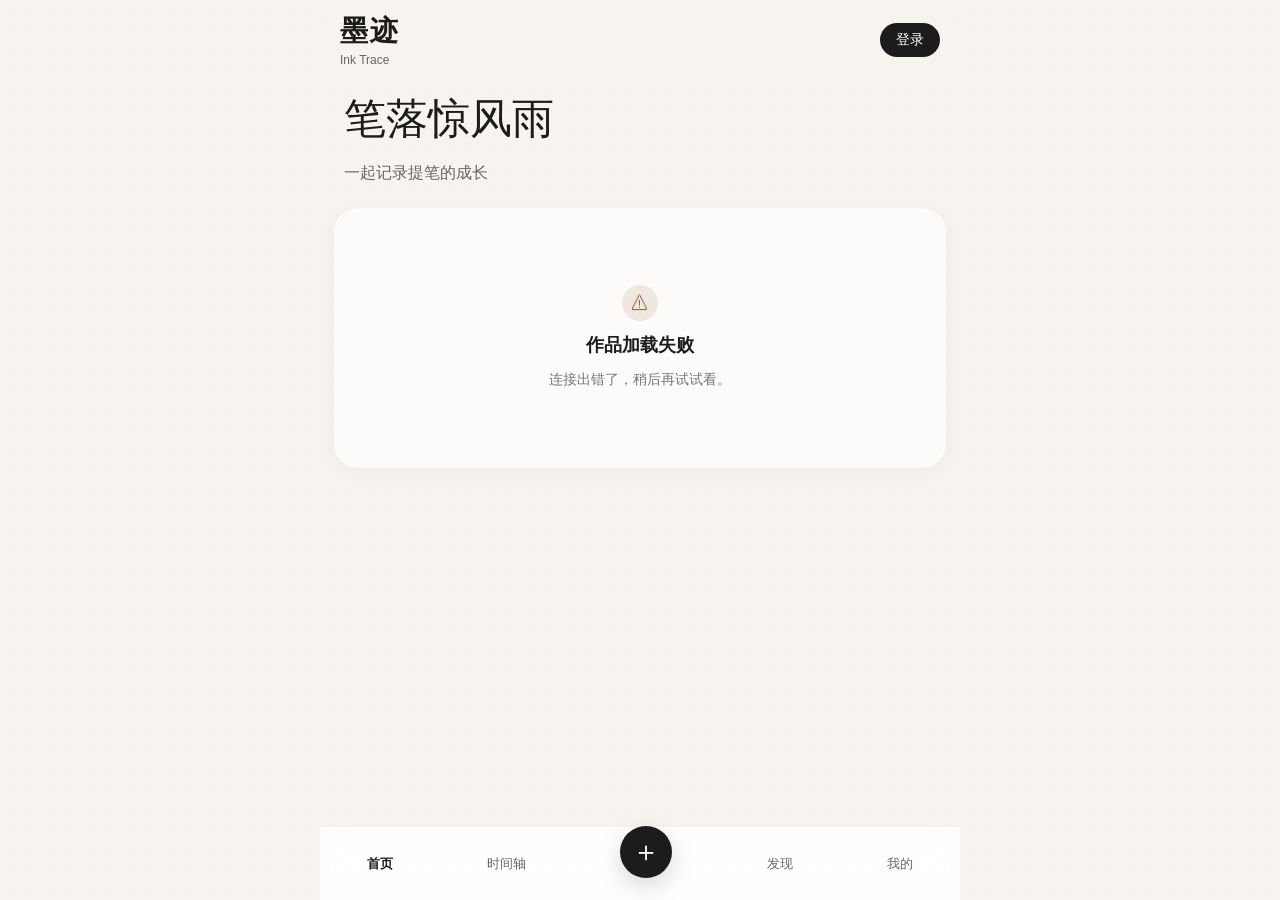
<file: frontend/index.html>
<!DOCTYPE html>
<html lang="zh-CN">

<head>
  <meta charset="UTF-8" />

  <meta
    name="viewport"
    content="width=device-width, initial-scale=1.0, viewport-fit=cover"
  />

  <title>墨迹 Ink Trace</title>

  <link rel="stylesheet" href="./css/style.css" />
</head>

<body>

  <!-- 宣纸背景 -->
  <div class="paper-bg"></div>

  <!-- 顶部导航 -->
  <header class="header">

    <div class="logo">
      <h1>墨迹</h1>
      <span>Ink Trace</span>
    </div>

    <div class="header-right">
      <button class="upload-btn" data-href="./upload.html">
        上传
      </button>

      <button class="upload-btn" id="homeLoginBtn" style="display:none">
        登录
      </button>
    </div>

  </header>

  <!-- Banner -->
  <section class="hero">

    <div class="hero-content">
      <h2>笔落惊风雨</h2>
      <p>一起记录提笔的成长</p>
    </div>

  </section>

  <!-- 作品列表 -->
  <main class="works-container" id="worksContainer">

  </main>

  <div id="bottomNavHost"></div>

  <script src="./js/config.js"></script>
  <script src="./js/nav.js"></script>
  <script src="./js/app.js"></script>

</body>

</html>
</file>
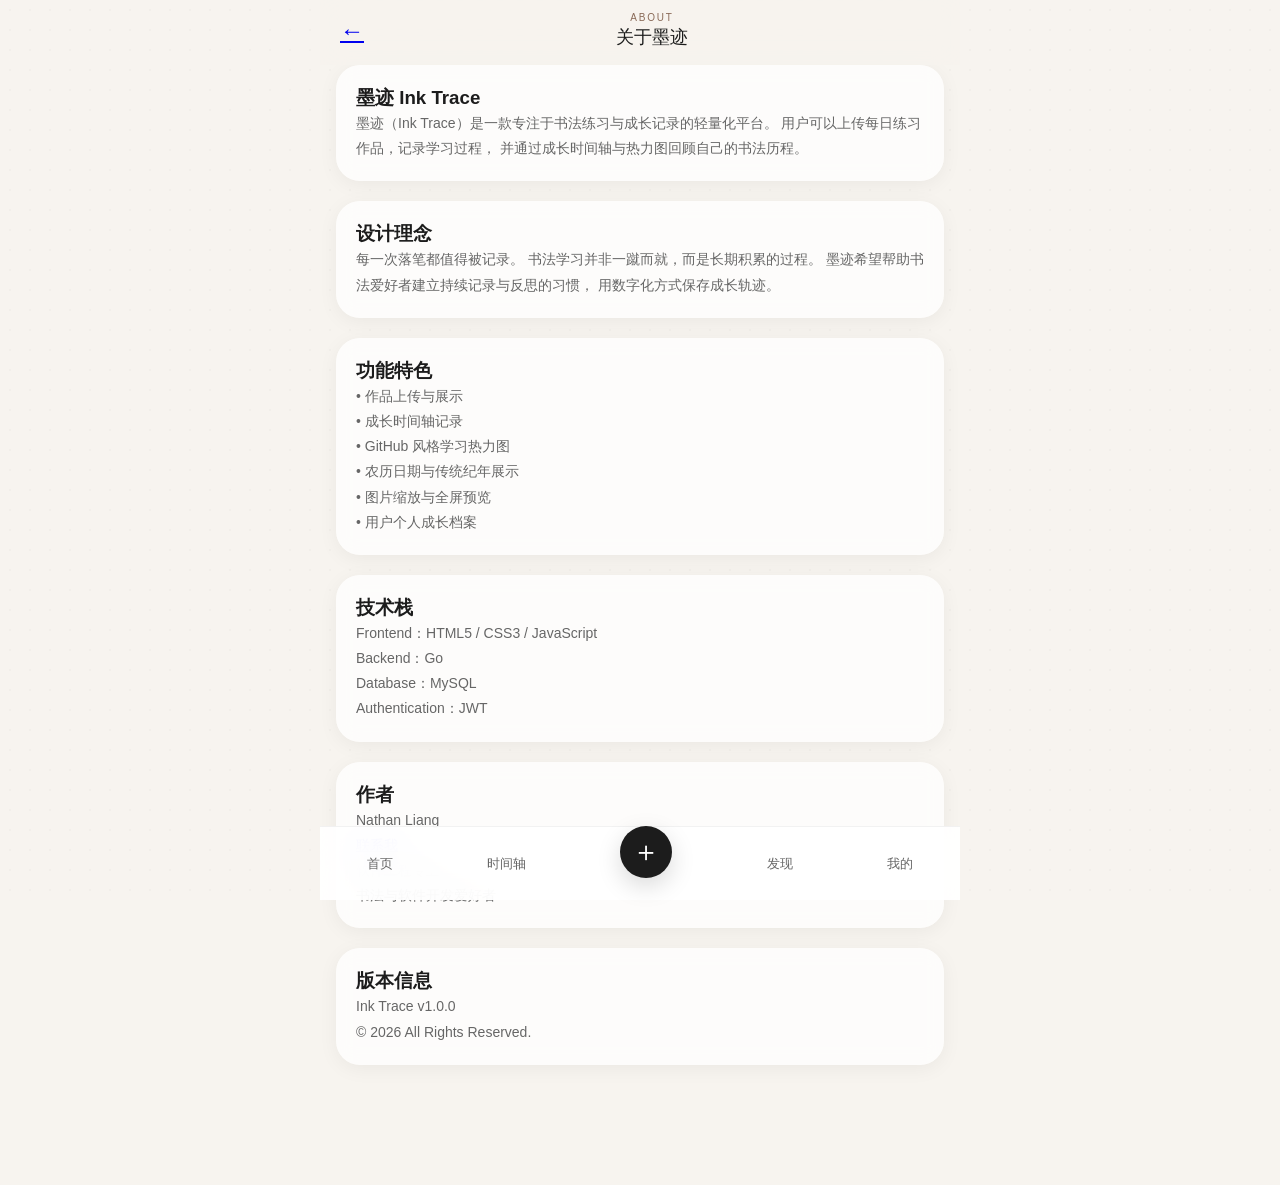
<file: frontend/about.html>
<!DOCTYPE html>

<html lang="zh-CN">
<head>
  <meta charset="UTF-8">
  <meta name="viewport"
        content="width=device-width,initial-scale=1.0">

  <title>关于墨迹</title>

  <link rel="stylesheet" href="./css/style.css">
</head>

<body class="profile-page">

<div class="paper-bg"></div>

<header class="simple-header">

  <a href="./profile.html" class="back-btn">
    ←
  </a>

  <div class="timeline-header-copy">
    <p class="timeline-eyebrow">ABOUT</p>
    <h2>关于墨迹</h2>
  </div>

  <div></div>

</header>

<main class="profile-container">

  <section class="section-card">

<h3>墨迹 Ink Trace</h3>

<p class="about-text">
  墨迹（Ink Trace）是一款专注于书法练习与成长记录的轻量化平台。
  用户可以上传每日练习作品，记录学习过程，
  并通过成长时间轴与热力图回顾自己的书法历程。
</p>


  </section>

  <section class="section-card">


<h3>设计理念</h3>

<p class="about-text">
  每一次落笔都值得被记录。
  书法学习并非一蹴而就，而是长期积累的过程。
  墨迹希望帮助书法爱好者建立持续记录与反思的习惯，
  用数字化方式保存成长轨迹。
</p>


  </section>

  <section class="section-card">

<h3>功能特色</h3>

<p class="about-text">
  • 作品上传与展示<br>
  • 成长时间轴记录<br>
  • GitHub 风格学习热力图<br>
  • 农历日期与传统纪年展示<br>
  • 图片缩放与全屏预览<br>
  • 用户个人成长档案
</p>

  </section>

  <section class="section-card">


<h3>技术栈</h3>

<p class="about-text">
  Frontend：HTML5 / CSS3 / JavaScript<br>
  Backend：Go<br>
  Database：MySQL<br>
  Authentication：JWT<br>
</p>


  </section>

  <section class="section-card">


<h3>作者</h3>

<p class="about-text">
  Nathan Liang<br>
  <a href="mailto:chenmoliang2022@outlook.com">联系我</a> <br>
  软件工程专业<br>
  书法与软件开发爱好者
</p>


  </section>

  <section class="section-card">


<h3>版本信息</h3>

<p class="about-text">
  Ink Trace v1.0.0<br>
  © 2026 All Rights Reserved.
</p>


  </section>

</main>

<div id="bottomNavHost"></div>

<script src="./js/nav.js"></script>

</body>
</html>
</file>
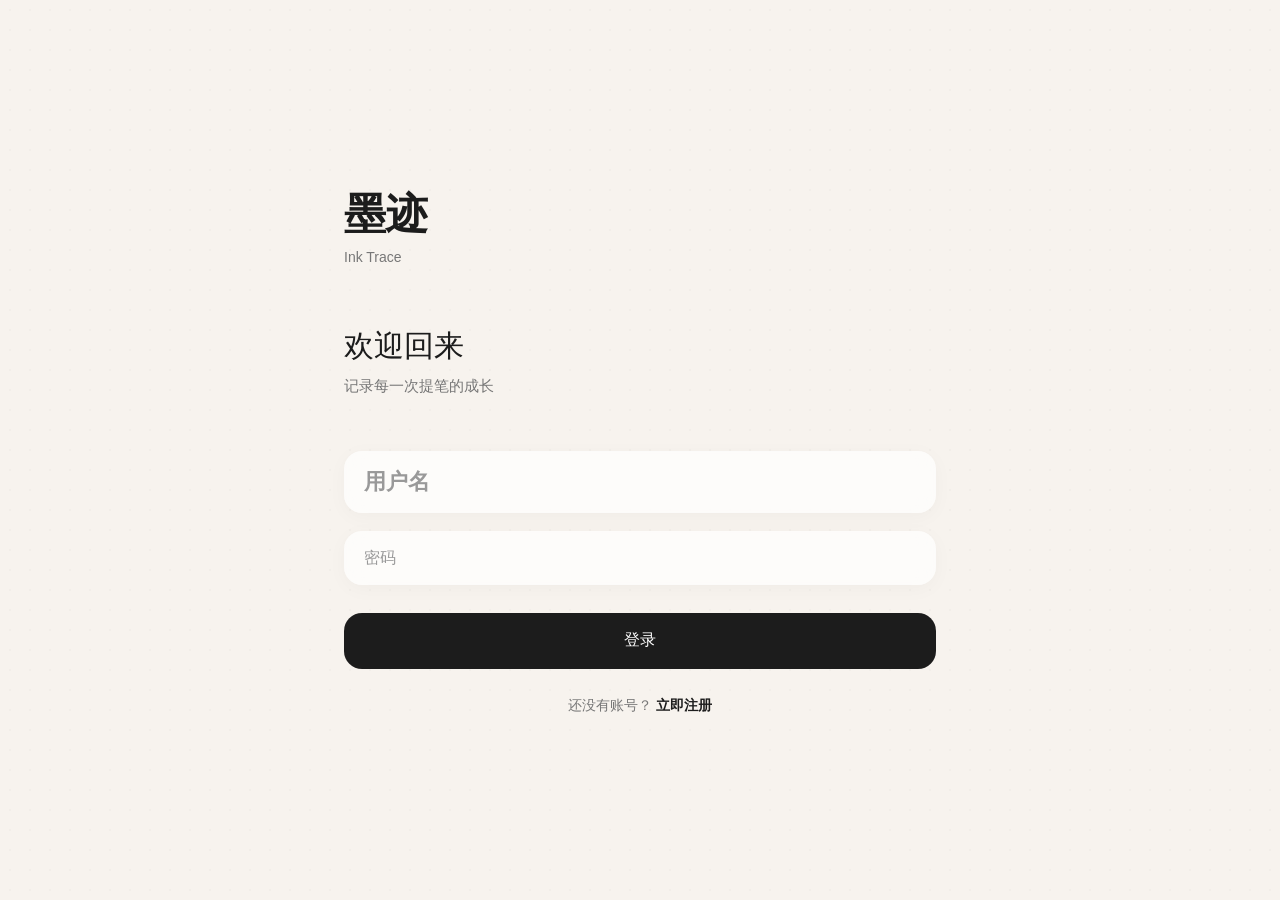
<file: frontend/login.html>
<!DOCTYPE html>
<html lang="zh-CN">

<head>
  <meta charset="UTF-8" />

  <meta
    name="viewport"
    content="width=device-width, initial-scale=1.0, viewport-fit=cover"
  />

  <title>登录 - 墨迹 Ink Trace</title>

  <link rel="stylesheet" href="./css/style.css" />
</head>

<body class="login-page">

  <!-- 宣纸背景 -->
  <div class="paper-bg"></div>

  <!-- 登录容器 -->
  <div class="login-container">

    <!-- Logo -->
    <div class="login-logo">
      <h1>墨迹</h1>
      <span>Ink Trace</span>
    </div>

    <!-- 标题 -->
    <div class="login-title">
      <h2>欢迎回来</h2>
      <p>记录每一次提笔的成长</p>
    </div>

    <!-- 表单 -->
    <div class="login-form">

      <div class="input-group">
        <input
          type="text"
          placeholder="用户名"
          id="username"
        />
      </div>

      <div class="input-group">
        <input
          type="password"
          placeholder="密码"
          id="password"
        />
      </div>

      <div class="input-group" id="confirmPasswordGroup" style="display: none;">
        <input
          type="password"
          placeholder="确认密码"
          id="confirmPassword"
        />
      </div>

      <button class="login-btn">
        登录
      </button>

      <div class="switch-text">
        还没有账号？
        <span id="switchMode">
          立即注册
        </span>
      </div>

    </div>

  </div>

  <!-- <div id="bottomNavHost"></div>

  <script src="./js/nav.js"></script> -->
  <script src="./js/config.js"></script>
  <script src="./js/login.js"></script>

</body>

</html>
</file>
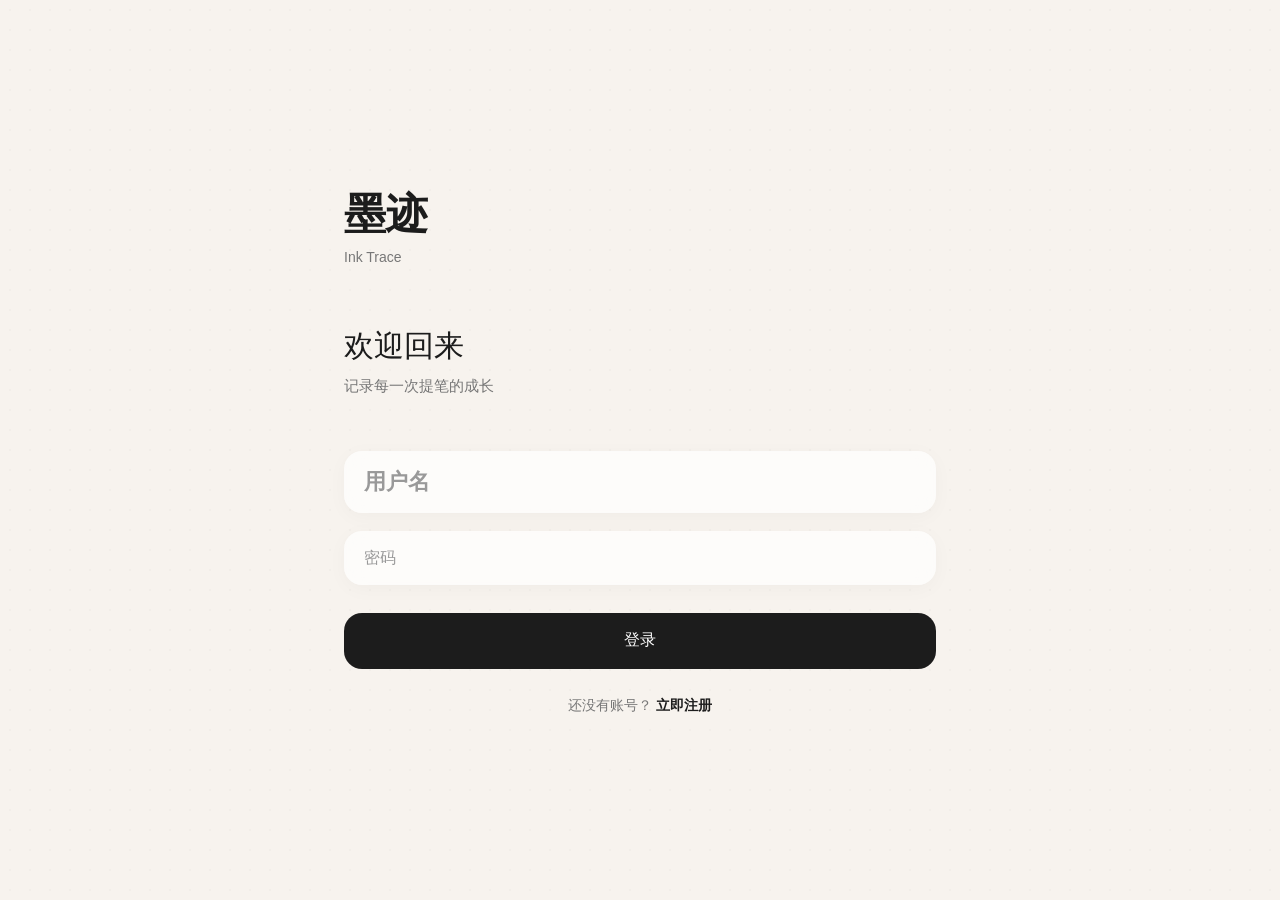
<file: frontend/profile.html>
<!DOCTYPE html>
<html lang="zh-CN">
<head>
  <meta charset="UTF-8">
  <meta
    name="viewport"
    content="width=device-width, initial-scale=1.0, viewport-fit=cover"
  >

  <title>我的 - 墨迹</title>

  <link rel="stylesheet" href="./css/style.css">
</head>

<body class="profile-page">

<header class="profile-topbar">

  <div class="timeline-header-copy">
    <p class="timeline-eyebrow">个人界面</p>
    </div>
  

</header>

<main class="profile-container">

  <!-- 用户信息 -->
  <section class="user-card">

    <img
      id="avatar"
      class="avatar"
      src="./images/default_avatar.webp"
      alt="头像"
    >

    <input
      type="file"
      id="avatarInput"
      accept="image/*"
      hidden
    >

    <h2 id="username">
      用户
    </h2>

    <p id="createdAt" class="join-time">
      加入墨迹于 ---
    </p>

    <button
      class="edit-avatar-btn"
      id="changeAvatarBtn"
    >
      更换头像
    </button>

  </section>

  

  <!-- 学习统计 -->
  <section class="section-card">

    <div class="section-header">

      <h3>打卡</h3>

      <span id="workCount">
        0篇作品
      </span>

    </div>

    <p class="section-desc">
      上传作品即可形成你的书法成长轨迹
    </p>

  <div class="calendar-wrapper">

  <div id="monthLabels" class="month-labels"></div>

  <div class="calendar-body">

    <div class="weekday-labels">

      <span>一</span>
      <span>二</span>
      <span>三</span>
      <span>四</span>
      <span>五</span>
      <span>六</span>
      <span>七</span>

    </div>

    <div
      id="contribCalendar"
      class="contrib-calendar"
    ></div>

  </div>

</div>

    <div class="contrib-legend">

      <span>少</span>

      <div class="legend-blocks">

        <span class="cal-legend level-0"></span>
        <span class="cal-legend level-1"></span>
        <span class="cal-legend level-2"></span>
        <span class="cal-legend level-3"></span>
        <span class="cal-legend level-4"></span>

      </div>

      <span>多</span>

    </div>

  </section>

  <div id="dayWorksModal" class="day-modal hidden">

  <div class="day-modal-content">

    <div class="day-modal-header">

      <h3 id="modalDate">
        日期
      </h3>

      <button id="closeModal">
        ×
      </button>

    </div>

    <div id="dayWorksList"></div>

  </div>

</div>

  <!-- 功能菜单 -->
  <section class="section-card">
      <a href="./about.html" class="menu-item">
      <span>关于网站</span>
      <span>›</span>
    </a>



  </section>

  <!-- 关于 -->
  <section class="section-card">

    <h3>关于墨迹</h3>

    <p class="about-text">
      墨迹是一个专注于记录书法成长过程的轻量化平台。
      每一次落笔都值得被记录。
    </p>

  </section>

  <!-- 退出 -->
  <button
    class="logout-btn"
    id="logoutBtn"
  >
    退出登录
  </button>

  

</main>

<div id="bottomNavHost"></div>
<script src="./js/nav.js"></script>

<script src="./js/profile.js"></script>

</body>
</html>
</file>
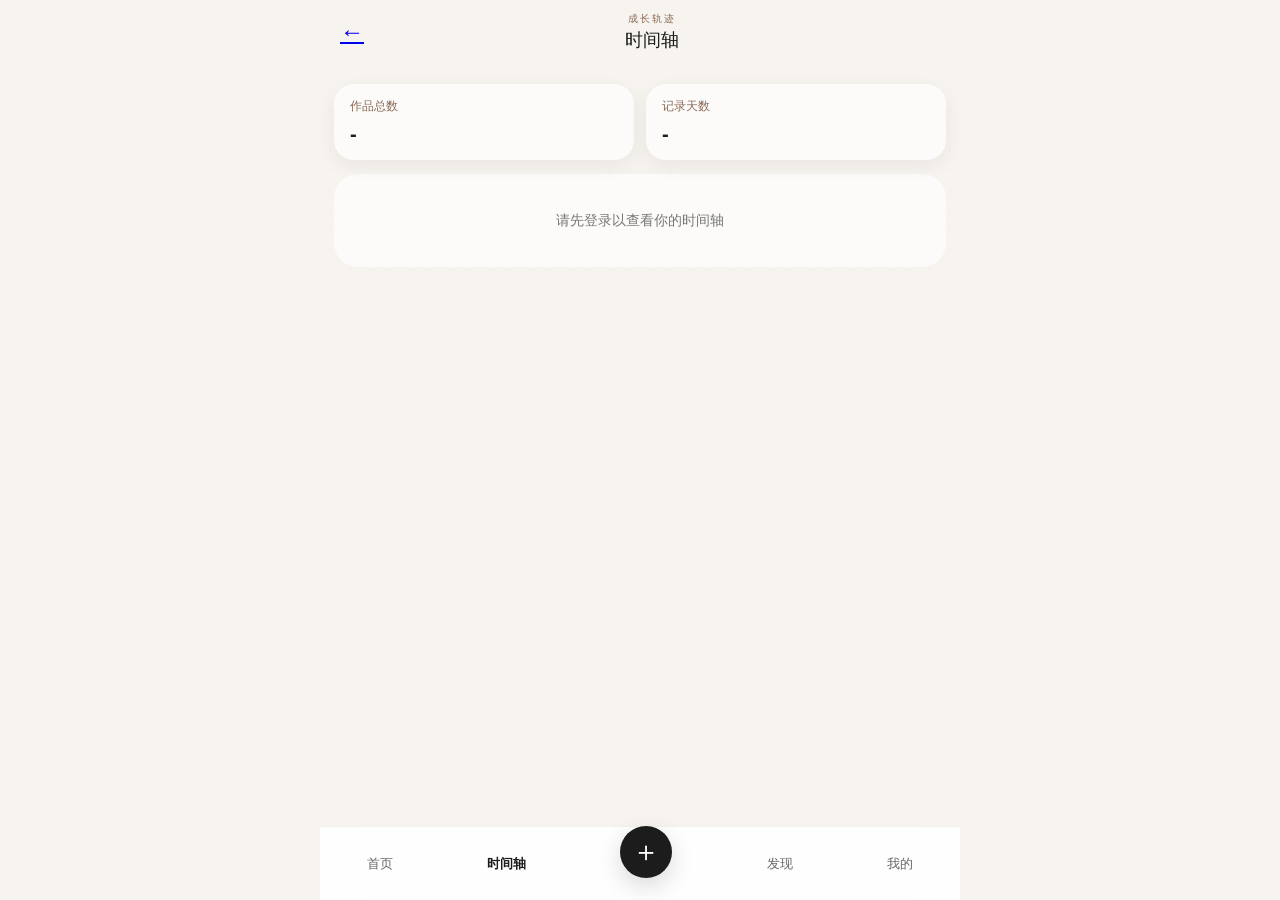
<file: frontend/timeline.html>
<!DOCTYPE html>
<html lang="zh-CN">

<head>
  <meta charset="UTF-8" />

  <meta
    name="viewport"
    content="width=device-width, initial-scale=1.0, viewport-fit=cover"
  />

  <title>时间轴 - 墨迹 Ink Trace</title>

  <link rel="stylesheet" href="./css/style.css" />
</head>

<body class="timeline-page">

  <div class="paper-bg"></div>

  <header class="simple-header">

    <a class="back-btn" href="./index.html">
      ←
    </a>

    <div class="timeline-header-copy">
      <p class="timeline-eyebrow">成长轨迹</p>
      <h2>时间轴</h2>
    </div>

    <div></div>

  </header>

  <main class="timeline-container">

    <section class="timeline-summary">

      <div class="summary-card">
        <p class="summary-label">作品总数</p>
        <h3 id="timelineCount">-</h3>
      </div>

      <div class="summary-card">
        <p class="summary-label">记录天数</p>
        <h3 id="timelineDayCount">-</h3>
      </div>

    </section>

    <section class="timeline-feed" id="timelineFeed"></section>

  </main>

  <div id="bottomNavHost"></div>

  <script src="./js/config.js"></script>
  <script src="./js/nav.js"></script>
  <script type="module" src="./js/timeline.js"></script>

</body>

</html>
</file>
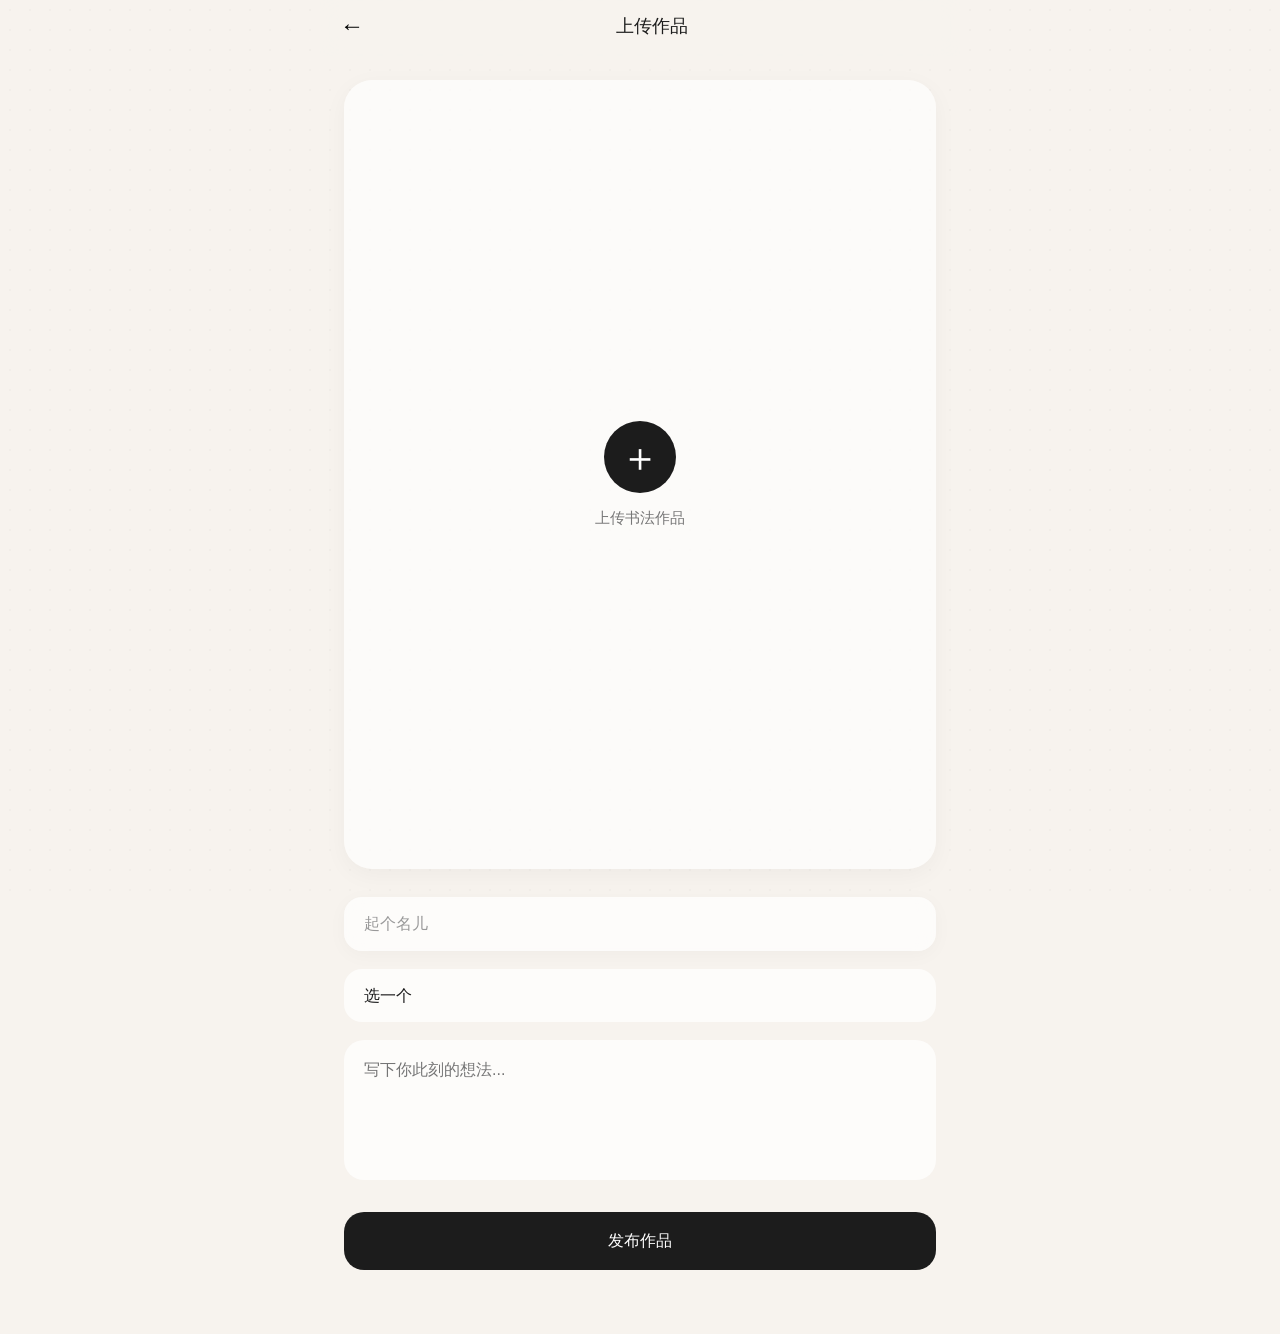
<file: frontend/upload.html>
<!DOCTYPE html>
<html lang="zh-CN">

<head>
  <meta charset="UTF-8" />

  <meta
    name="viewport"
    content="width=device-width, initial-scale=1.0, viewport-fit=cover"
  />

  <title>上传作品 - 墨迹 Ink Trace</title>

  <link rel="stylesheet" href="./css/style.css" />
</head>

<body class="upload-page">

  <!-- 宣纸背景 -->
  <div class="paper-bg"></div>

  <!-- 顶部栏 -->
  <header class="simple-header">

    <button class="back-btn">
      ←
    </button>

    <h2>上传作品</h2>

    <div></div>

  </header>

  <!-- 上传容器 -->
  <main class="upload-container">

    <!-- 图片上传 -->
    <div class="upload-image-box" id="uploadBox">

      <input
        type="file"
        id="fileInput"
        accept="image/*"
        hidden
      />

      <div class="upload-placeholder">

        <div class="upload-icon">
          ＋
        </div>

        <p>上传书法作品</p>

      </div>

      <img id="previewImage" />

    </div>

    <!-- 表单 -->
    <div class="upload-form">

      <div class="input-group">
        <input
          type="text"
          placeholder="起个名儿"
          id="title"
        />
      </div>

      <div class="input-group">
        <select id="styleType">

          <option value="">
            选一个
          </option>

          <option>
            楷书
          </option>

          <option>
            行书
          </option>

          <option>
            草书
          </option>

          <option>
            隶书
          </option>

          <option>
            篆书
          </option>

          <option>
            硬笔
          </option>

          <option>
            临摹
          </option>

          <option>
            原创
          </option>

        </select>
      </div>

      <div class="input-group">
        <textarea
          placeholder="写下你此刻的想法..."
          id="content"
        ></textarea>
      </div>

      <div class="upload-progress hidden" id="uploadProgress">
        <div class="upload-progress-label" id="uploadProgressText">
          准备上传...
        </div>
        <div class="upload-progress-track">
          <div class="upload-progress-bar" id="uploadProgressBar"></div>
        </div>
      </div>

      <button class="publish-btn">
        发布作品
      </button>

    </div>

  </main>

  <!-- <div id="bottomNavHost"></div> -->

  <!-- <script src="./js/nav.js"></script> -->
  <script src="./js/config.js"></script>
  <script src="./js/upload.js"></script>

</body>

</html>
</file>
<file: frontend/css/style.css>
/* 全局重置 */
* {
  margin: 0;
  padding: 0;
  box-sizing: border-box;
}

/* 宣纸背景 */
.paper-bg {
  position: fixed;
  inset: 0;

  background-image:
    radial-gradient(
      rgba(0,0,0,0.02) 1px,
      transparent 1px
    );

  background-size: 20px 20px;

  pointer-events: none;

  z-index: -1;
}

/* 页面基础 */
body {
  font-family:
    "PingFang SC",
    "Helvetica Neue",
    sans-serif;

  background: #f7f3ee;
  color: #1c1c1c;

  max-width: 640px;
  margin: 0 auto;

  min-height: 100vh;
  padding-bottom: 100px;
}

/* 顶部导航 */
.header {
  position: sticky;
  top: 0;

  display: flex;
  justify-content: space-between;
  align-items: center;

  padding:
  calc(env(safe-area-inset-top) + 12px)
  20px
  16px;

  background: rgba(247, 243, 238, 0.85);

  backdrop-filter: blur(12px);

  z-index: 100;
}

/* logo */
.logo h1 {
  font-size: 28px;
  font-weight: 600;
  letter-spacing: 2px;
}

.logo span {
  font-size: 12px;
  color: #666;
}

/* Banner */
.hero {
  padding: 8px 24px 24px;
}

.hero-content h2 {
  font-size: 42px;
  line-height: 1.3;
  margin-bottom: 16px;

  font-weight: 500;
}

.hero-content p {
  font-size: 16px;
  color: #666;
}

/* 作品区 */
.works-container {
  column-count: 2;
  column-gap: 14px;

  padding: 0 14px 40px;
}

/* 卡片 */
.work-card {
  break-inside: avoid;

  margin-bottom: 14px;

  background: #fffdf9;

  border-radius: 18px;

  overflow: hidden;

  box-shadow:
    0 4px 20px rgba(0,0,0,0.04);

  transition: all 0.3s ease;

  cursor: pointer;
}

/* hover */
.work-card:hover {
  transform: translateY(-4px);
}

/* 图片 */
.work-card img {
  width: 100%;
  min-height: 180px;
  display: block;
  object-fit: cover;
  background: #f5efe7;
}

/* 信息 */
.work-info {
  padding: 14px;
}

.work-info h3 {
  font-size: 16px;
  margin-bottom: 8px;

  font-weight: 500;
}

.work-info p {
  font-size: 13px;
  color: #777;
}

.detail-page {
  min-height: 100vh;
}

.detail-container {
  padding: 18px 14px 30px;
}

.detail-card {
  background: rgba(255,255,255,0.72);

  border-radius: 24px;

  overflow: hidden;

  box-shadow:
    0 10px 30px rgba(0,0,0,0.08);

  backdrop-filter: blur(6px);
}

.detail-loading {
  display: grid;
  gap: 16px;
  padding: 24px;
}

.detail-loading-image {
  width: 100%;
  min-height: 240px;
  border-radius: 24px;
  background: linear-gradient(90deg, #f0ece7, #e9e1d8, #f0ece7);
  background-size: 200% 100%;
  animation: shimmer 1.6s infinite linear;
}

.detail-loading-info {
  display: flex;
  flex-direction: column;
  gap: 12px;
}

.detail-loading-line {
  height: 16px;
  border-radius: 999px;
  background: linear-gradient(90deg, #f0ece7, #e9e1d8, #f0ece7);
  background-size: 200% 100%;
  animation: shimmer 1.6s infinite linear;
}

.detail-loading-line.short {
  width: 40%;
}

.detail-loading-line.half {
  width: 60%;
}

.detail-error {
  padding: 24px;
  display: flex;
  flex-direction: column;
  align-items: center;
  gap: 14px;
  text-align: center;
  background: rgba(255, 255, 255, 0.88);
  border-radius: 24px;
  box-shadow: 0 10px 24px rgba(0, 0, 0, 0.08);
}

.detail-error p {
  margin: 0;
  color: #8a6a58;
  font-size: 15px;
  line-height: 1.7;
}

.detail-error-btn {
  border: none;
  background: #1c1c1c;
  color: #fff;
  border-radius: 999px;
  padding: 12px 20px;
  font-size: 14px;
  cursor: pointer;
}

.detail-error-btn:hover {
  background: #333;
}

@keyframes shimmer {
  0% {
    background-position: 200% 0;
  }
  100% {
    background-position: -200% 0;
  }
}

.detail-card img {
  width: 100%;
  max-height: 60vh;
  object-fit: cover;
  display: block;
  background: #efe6dc;
}

.detail-content {
  padding: 18px;
}

.detail-meta {
  margin-bottom: 10px;
}

.detail-tag {
  display: inline-flex;
  align-items: center;

  padding: 6px 10px;

  border-radius: 999px;

  background: #f0e8df;

  color: #8a6a58;

  font-size: 11px;
  font-weight: 600;
}

.detail-content h1 {
  margin: 0 0 10px;

  font-size: 24px;

  color: #1c1c1c;
}

.detail-description {
  margin: 0;

  color: #555;

  line-height: 1.6;

  font-size: 15px;
}

.detail-traditional-date {
  margin: 12px 0 0;

  color: #8b7355;

  font-size: 14px;

  font-style: italic;

  letter-spacing: 1px;
}

.detail-image-wrap {
  cursor: zoom-in;
}

.image-preview-overlay {
  position: fixed;
  inset: 0;

  display: flex;
  align-items: center;
  justify-content: center;

  padding: 16px;

  background: rgba(15, 12, 10, 0.72);

  backdrop-filter: blur(6px);

  z-index: 1100;
}

.image-preview-overlay.hidden {
  display: none;
}

.image-preview-frame {
  position: relative;

  display: flex;
  flex-direction: column;
  align-items: center;
  gap: 12px;

  width: min(92vw, 860px);
  max-height: 88vh;

  padding: 14px 14px 12px;

  border-radius: 30px;

  background: rgba(255,255,255,0.9);

  box-shadow:
    0 30px 80px rgba(0,0,0,0.24);
}

.image-preview-stage {
  width: 100%;
  min-height: 320px;
  display: flex;
  align-items: center;
  justify-content: center;

  padding: 8px;

  border-radius: 26px;

  background: rgba(248,244,239,0.88);

  overflow: hidden;
  touch-action: none;
}

.image-preview-stage img {
  display: block;
  max-width: 100%;
  max-height: 68vh;
  width: auto;
  height: auto;
  object-fit: contain;
  border-radius: 22px;
  transform-origin: center center;
  transition: transform 0.2s ease;
  user-select: none;
  cursor: grab;
}

.image-preview-stage img:active {
  cursor: grabbing;
}

.image-preview-hint {
  margin: 0;

  color: #6d5f56;
  font-size: 12px;
  text-align: center;
}

.image-preview-toolbar {
  display: flex;
  align-items: center;
  justify-content: center;
  flex-wrap: wrap;
  gap: 8px;
}

.preview-control-btn {
  border: none;
  border-radius: 999px;

  min-width: 36px;
  min-height: 36px;

  padding: 0 12px;

  background: #1c1c1c;
  color: #fff;

  font-size: 15px;
  line-height: 1;

  cursor: pointer;
  box-shadow: 0 6px 14px rgba(0,0,0,0.16);
}

.preview-control-btn:hover {
  background: #333;
}

.image-preview-close {
  position: absolute;
  top: 10px;
  right: 10px;

  width: 30px;
  height: 30px;

  border: none;
  border-radius: 999px;

  background: rgba(28,28,28,0.82);
  color: #fff;

  font-size: 16px;

  cursor: pointer;
  z-index: 2;
}

.timeline-page {
  padding-bottom: 28px;
}

.timeline-container {
  padding: 16px 14px 24px;
}

.timeline-summary {
  display: grid;
  grid-template-columns: repeat(2, 1fr);
  gap: 12px;

  margin-bottom: 14px;
}

.summary-card {
  padding: 14px 16px;

  border-radius: 20px;

  background: rgba(255,255,255,0.66);

  box-shadow:
    0 6px 20px rgba(0,0,0,0.06);

  backdrop-filter: blur(6px);
}

.summary-label {
  font-size: 12px;
  color: #8a6a58;
  margin-bottom: 8px;
}

.summary-card h3 {
  font-size: 20px;
  color: #1c1c1c;
}

.timeline-feed {
  display: flex;
  flex-direction: column;
  gap: 12px;
}

.timeline-month {
  border-radius: 24px;
  overflow: hidden;

  background: rgba(255,255,255,0.64);

  box-shadow:
    0 8px 26px rgba(0,0,0,0.06);

  backdrop-filter: blur(6px);
}

.timeline-month summary {
  list-style: none;

  display: flex;
  justify-content: space-between;
  align-items: center;

  padding: 16px 16px 14px;

  cursor: pointer;
}

.timeline-month summary::-webkit-details-marker {
  display: none;
}

.month-summary-copy h4 {
  font-size: 16px;
  color: #1c1c1c;
  margin-bottom: 4px;
}

.month-summary-copy p {
  font-size: 12px;
  color: #8a6a58;
}

.month-toggle {
  width: 24px;
  height: 24px;

  display: flex;
  align-items: center;
  justify-content: center;

  border-radius: 999px;

  background: #f0e8df;
  color: #8a6a58;

  font-size: 14px;
}

.month-content {
  display: flex;
  flex-direction: column;
  gap: 10px;

  padding: 0 12px 12px;
}

.timeline-entry {
  display: grid;
  grid-template-columns: 62px 1fr;
  gap: 12px;

  padding: 12px;

  border-radius: 20px;

  background: rgba(255,255,255,0.74);

  border: 1px solid rgba(210,198,186,0.48);

  opacity: 0;
  transform: translateY(16px);
  transition:
    opacity 0.45s ease,
    transform 0.45s ease;

  cursor: pointer;
}

.timeline-entry.visible {
  opacity: 1;
  transform: translateY(0);
}

.timeline-entry-date {
  display: flex;
  flex-direction: column;
  justify-content: center;
  align-items: center;

  border-radius: 14px;

  background: #f5ede6;

  color: #8a6a58;

  text-align: center;

  padding: 8px 6px;
}

.timeline-entry-date .day {
  font-size: 17px;
  font-weight: 700;
  color: #1c1c1c;
}

.timeline-entry-date .weekday {
  font-size: 10px;
  margin-top: 2px;
  text-transform: uppercase;
  letter-spacing: 0.08em;
}

.timeline-entry-body {
  display: flex;
  gap: 10px;
  align-items: center;
}

.timeline-entry-image {
  width: 64px;
  height: 64px;

  object-fit: cover;

  border-radius: 14px;

  background: #f0e8df;
}

.timeline-entry-copy {
  flex: 1;
}

.timeline-entry-copy h5 {
  font-size: 15px;
  margin-bottom: 6px;
  color: #1c1c1c;
}

.timeline-entry-copy p {
  font-size: 12px;
  color: #777;
  margin-bottom: 6px;
  line-height: 1.4;
}

.timeline-entry-meta {
  display: flex;
  gap: 6px;
  flex-wrap: wrap;
}

.timeline-tag {
  display: inline-flex;
  align-items: center;

  padding: 4px 8px;

  border-radius: 999px;

  background: #f0e8df;
  color: #8a6a58;

  font-size: 10px;
}

.timeline-empty {
  display: flex;
  flex-direction: column;
  align-items: center;
  justify-content: center;

  padding: 36px 20px;

  border-radius: 24px;

  background: rgba(255,255,255,0.66);

  text-align: center;
}

.timeline-empty p {
  color: #777;
  font-size: 14px;
  line-height: 1.5;
}

/* 顶部右侧 */
.header-right {
  display: flex;
  align-items: center;
  gap: 12px;
}

/* 上传按钮 */
.upload-btn {
  border: none;

  background: #1c1c1c;
  color: white;

  padding: 8px 16px;

  border-radius: 999px;

  font-size: 14px;

  cursor: pointer;
}

/* 头部登录按钮：与上传按钮样式一致 */
#homeLoginBtn {
  border: none;

  background: #1c1c1c;
  color: white;

  padding: 8px 16px;

  border-radius: 999px;

  font-size: 14px;

  cursor: pointer;
}

#homeLoginBtn:active {
  transform: scale(0.98);
}

/* 头部用户信息 */
.header-user {
  display: flex;
  align-items: center;
  gap: 8px;
}

.header-avatar {
  width: 32px;
  height: 32px;
  border-radius: 50%;
  object-fit: cover;
  display: inline-block;
}

.header-username {
  font-size: 14px;
  color: #1c1c1c;
  font-weight: 500;
}

/* 卡片点击感 */
.work-card:active {
  transform: scale(0.98);
}

/* 底部导航 */
.bottom-nav {
  position: fixed;
  bottom: 0;

  left: 50%;
  transform: translateX(-50%);

  width: 100%;
  max-width: 640px;

  height: 74px;

  background: rgba(255,255,255,0.92);

  backdrop-filter: blur(18px);

  border-top:
    1px solid rgba(0,0,0,0.05);

  display: flex;
  justify-content: space-around;
  align-items: center;

  padding-bottom: env(safe-area-inset-bottom);

  z-index: 999;
}

/* 导航项 */
.nav-item {
  font-size: 13px;
  color: #666;

  display: flex;
  flex-direction: column;
  align-items: center;

  gap: 4px;
}

/* 当前页面 */
.nav-item.active {
  color: #1c1c1c;
  font-weight: 600;
}

/* 中间上传按钮 */
.upload-center {
  width: 52px;
  height: 52px;

  background: #1c1c1c;
  color: white;

  border-radius: 50%;

  display: flex;
  align-items: center;
  justify-content: center;

  font-size: 28px;

  margin-top: -24px;

  box-shadow:
    0 8px 24px rgba(0,0,0,0.15);
}

/* 登录页 */
.login-page {
  display: flex;
  justify-content: center;
  align-items: center;

  min-height: 100vh;

  padding:
    calc(env(safe-area-inset-top) + 20px)
    24px
    calc(env(safe-area-inset-bottom) + 20px);
}

/* 登录容器 */
.login-container {
  width: 100%;
}

/* Logo */
.login-logo {
  margin-bottom: 60px;
}

.login-logo h1 {
  font-size: 42px;
  font-weight: 600;

  margin-bottom: 6px;
}

.login-logo span {
  color: #777;
  font-size: 14px;
}

/* 标题 */
.login-title {
  margin-bottom: 40px;
}

.login-title h2 {
  font-size: 30px;
  font-weight: 500;

  margin-bottom: 10px;
}

.login-title p {
  color: #777;
  font-size: 15px;
}

/* 表单 */
.login-form {
  display: flex;
  flex-direction: column;
  gap: 18px;
}

/* 输入框 */
.input-group input {
  width: 100%;

  border: none;
  outline: none;

  background: rgba(255,255,255,0.7);

  backdrop-filter: blur(10px);

  padding: 18px 20px;

  border-radius: 18px;

  font-size: 16px;

  color: #1c1c1c;

  box-shadow:
    0 4px 20px rgba(0,0,0,0.03);
}

/* placeholder */
.input-group input::placeholder {
  color: #999;
}

/* 登录按钮 */
.login-btn {
  border: none;

  background: #1c1c1c;
  color: white;

  height: 56px;

  border-radius: 18px;

  font-size: 16px;
  font-weight: 500;

  margin-top: 10px;

  cursor: pointer;

  transition: all 0.3s ease;
}

/* 按下效果 */
.login-btn:active {
  transform: scale(0.98);
}

/* 切换文字 */
.switch-text {
  text-align: center;

  margin-top: 10px;

  font-size: 14px;
  color: #777;
}

/* 切换按钮 */
.switch-text span {
  color: #1c1c1c;
  font-weight: 600;

  cursor: pointer;
}

/* 上传页面 */
.upload-page {
  padding-bottom: 40px;
}

/* 简洁顶部栏 */
.simple-header {
  position: sticky;
  top: 0;

  display: flex;
  justify-content: space-between;
  align-items: center;

  padding:
    calc(env(safe-area-inset-top) + 12px)
    20px
    16px;

  background: rgba(247,243,238,0.9);

  backdrop-filter: blur(12px);

  z-index: 100;
}

/* 标题 */
.simple-header h2 {
  font-size: 18px;
  font-weight: 500;
}

.timeline-header-copy {
  display: flex;
  flex-direction: column;
  align-items: center;
  gap: 2px;
}

.timeline-eyebrow {
  font-size: 10px;
  color: #8a6a58;
  letter-spacing: 0.18em;
  text-transform: uppercase;
}

/* 返回按钮 */
.back-btn {
  border: none;
  background: transparent;

  font-size: 24px;

  cursor: pointer;
}

/* 上传容器 */
.upload-container {
  padding: 24px;
}

/* 上传区域 */
.upload-image-box {
  position: relative;

  width: 100%;
  aspect-ratio: 3 / 4;

  background: rgba(255,255,255,0.65);

  border-radius: 28px;

  overflow: hidden;

  margin-bottom: 28px;

  display: flex;
  justify-content: center;
  align-items: center;

  cursor: pointer;

  box-shadow:
    0 6px 24px rgba(0,0,0,0.04);
}

/* 上传占位 */
.upload-placeholder {
  text-align: center;
}

/* 上传图标 */
.upload-icon {
  width: 72px;
  height: 72px;

  border-radius: 50%;

  background: #1c1c1c;
  color: white;

  display: flex;
  justify-content: center;
  align-items: center;

  margin: 0 auto 16px;

  font-size: 40px;
}

/* 上传提示 */
.upload-placeholder p {
  color: #777;
  font-size: 15px;
}

/* 预览图片 */
#previewImage {
  display: none;
  max-width: 100%;
  max-height: 100%;
  width: auto;
  height: auto;
  object-fit: contain;
}

/* 上传表单 */
.upload-form {
  display: flex;
  flex-direction: column;
  gap: 18px;
}

/* select */
.upload-form select {
  width: 100%;

  border: none;
  outline: none;

  background: rgba(255,255,255,0.7);

  padding: 18px 20px;

  border-radius: 18px;

  font-size: 16px;

  appearance: none;

  color: #1c1c1c;
}

/* textarea */
.upload-form textarea {
  width: 100%;
  min-height: 140px;

  border: none;
  outline: none;

  resize: none;

  background: rgba(255,255,255,0.7);

  padding: 20px;

  border-radius: 20px;

  font-size: 16px;

  font-family: inherit;
}

/* 发布按钮 */
.publish-btn {
  border: none;

  height: 58px;

  border-radius: 20px;

  background: #1c1c1c;
  color: white;

  font-size: 16px;
  font-weight: 500;

  margin-top: 10px;

  cursor: pointer;
}

.upload-progress {
  display: flex;
  flex-direction: column;
  gap: 10px;
  padding: 12px 14px;
  background: rgba(255, 255, 255, 0.85);
  border-radius: 18px;
  border: 1px solid rgba(28, 28, 28, 0.08);
}

.upload-progress-label {
  color: #4a4036;
  font-size: 14px;
}

.upload-progress-track {
  width: 100%;
  height: 10px;
  border-radius: 999px;
  background: rgba(28, 28, 28, 0.12);
  overflow: hidden;
}

.upload-progress-bar {
  width: 0%;
  height: 100%;
  border-radius: 999px;
  background: linear-gradient(90deg, #1c1c1c, #555);
  transition: width 0.2s ease;
}

.hidden {
  display: none !important;
}

/* 按下效果 */
.publish-btn:active {
  transform: scale(0.98);
}

/* 作品加载状态 */
.works-loading {
  column-span: all;

  display: flex;
  flex-direction: column;
  align-items: center;
  justify-content: center;

  min-height: 220px;

  gap: 14px;

  padding: 32px 16px;

  border-radius: 24px;

  background: rgba(255,255,255,0.62);

  backdrop-filter: blur(4px);

  box-shadow:
    0 4px 20px rgba(0,0,0,0.04);
}

.loading-spinner {
  width: 30px;
  height: 30px;

  border: 3px solid rgba(28, 28, 28, 0.18);
  border-top-color: #1c1c1c;

  border-radius: 50%;

  animation: spin 0.9s linear infinite;
}

.loading-text {
  color: #7a6b60;
  font-size: 14px;
}

@keyframes spin {
  to {
    transform: rotate(360deg);
  }
}

/* 空状态 */
.empty-state {
  column-span: all;

  display: flex;
  flex-direction: column;
  align-items: center;
  justify-content: center;

  gap: 12px;

  min-height: 260px;

  padding: 24px 20px;

  text-align: center;

  border-radius: 24px;

  background: rgba(255,255,255,0.68);

  backdrop-filter: blur(4px);

  box-shadow:
    0 4px 20px rgba(0,0,0,0.04);
}

.empty-state-icon {
  width: 36px;
  height: 36px;

  display: flex;
  align-items: center;
  justify-content: center;

  border-radius: 50%;

  background: #f0e8df;

  color: #8a6a58;

  font-size: 18px;
}

.empty-state-title {
  margin: 0;

  font-size: 18px;

  color: #1c1c1c;
}

.empty-state-text {
  margin: 0;

  color: #777;

  line-height: 1.5;

  font-size: 14px;
}

.empty-state-cta {
  margin-top: 4px;

  padding: 10px 16px;

  border-radius: 999px;

  background: #1c1c1c;
  color: #fff;

  text-decoration: none;

  font-size: 13px;
}

.empty-text {
  text-align: center;

  color: #888;

  padding: 60px 0;

  font-size: 15px;
}

/* =========================
   Profile Page
========================= */

.profile-page {
  background: #f7f4ef;
  min-height: 100vh;
  padding-bottom: 100px;
}

/* 顶部 */

.profile-topbar {
  padding: 24px 20px 10px;
}

.profile-topbar h1 {
  font-size: 30px;
  font-weight: 700;
  color: #1c1c1c;
}

/* 容器 */

.profile-container {
  padding: 0 16px;
}

/* 用户卡片 */

.user-card {
  background: rgba(255,255,255,.75);
  backdrop-filter: blur(10px);
  border-radius: 24px;

  padding: 28px 20px;

  display: flex;
  flex-direction: column;
  align-items: center;

  margin-bottom: 20px;

  box-shadow:
    0 4px 20px rgba(0,0,0,.05);
}

/* 头像 */

.avatar {
  width: 90px;
  height: 90px;

  border-radius: 50%;

  object-fit: cover;

  border: 3px solid white;

  box-shadow:
    0 4px 12px rgba(0,0,0,.08);
}

/* 用户名 */

#username {
  margin-top: 15px;

  font-size: 22px;

  font-weight: 600;

  color: #1c1c1c;
}

/* 加入时间 */

.join-time {
  margin-top: 6px;

  color: #888;

  font-size: 13px;
}

/* 更换头像按钮 */

.edit-avatar-btn {
  margin-top: 16px;

  border: none;

  background: #1c1c1c;

  color: white;

  padding: 10px 20px;

  border-radius: 999px;

  font-size: 14px;

  cursor: pointer;
}

.edit-avatar-btn:active {
  transform: scale(.97);
}

/* 通用卡片 */

.section-card {
  background: rgba(255,255,255,.75);

  backdrop-filter: blur(10px);

  border-radius: 24px;

  padding: 20px;

  margin-bottom: 20px;

  box-shadow:
    0 4px 20px rgba(0,0,0,.05);
}

/* 标题 */

.section-header {
  display: flex;

  justify-content: space-between;

  align-items: center;

  margin-bottom: 10px;
}

.section-header h3 {
  font-size: 18px;
  color: #1c1c1c;
}

.section-desc {
  font-size: 13px;

  color: #888;

  line-height: 1.6;

  margin-bottom: 20px;
}

/* =========================
   GitHub Calendar
========================= */

.contrib-calendar {

  overflow-x: auto;

  padding-bottom: 10px;
}

.contrib-calendar::-webkit-scrollbar {
  display: none;
}

.contrib-grid {

  display: grid;

  grid-template-columns:
    repeat(53, 1fr);

  grid-template-rows:
    repeat(7, 1fr);

  gap: 4px;

  min-width: 720px;
}

.calendar-day {

  width: 11px;
  height: 11px;

  border-radius: 3px;

  background: #ebedf0;
}

/* 热度等级 */

.level-0 {
  background: #ebedf0;
}

.level-1 {
  background: #c6e48b;
}

.level-2 {
  background: #7bc96f;
}

.level-3 {
  background: #239a3b;
}

.level-4 {
  background: #196127;
}

/* 图例 */

.contrib-legend {

  margin-top: 12px;

  display: flex;

  align-items: center;

  justify-content: flex-end;

  gap: 8px;

  color: #777;

  font-size: 12px;
}

.legend-blocks {
  display: flex;
  gap: 3px;
}

.cal-legend {

  width: 11px;
  height: 11px;

  border-radius: 2px;
}

/* =========================
   菜单
========================= */

.menu-item {

  display: flex;

  justify-content: space-between;

  align-items: center;

  padding: 15px 0;

  text-decoration: none;

  color: #1c1c1c;

  border-bottom:
    1px solid rgba(0,0,0,.06);
}

.menu-item:last-child {
  border-bottom: none;
}

.menu-item:hover {
  opacity: .7;
}

/* 关于 */

.about-text {

  color: #666;

  line-height: 1.8;

  font-size: 14px;
}

/* 退出登录 */

.logout-btn {

  width: 100%;

  border: none;

  background: #d84c4c;

  color: white;

  height: 52px;

  border-radius: 18px;

  font-size: 16px;

  font-weight: 600;

  margin-top: 10px;

  cursor: pointer;
}

.logout-btn:active {
  transform: scale(.98);
}

/* 弹窗 */

.day-modal {

  position: fixed;

  inset: 0;

  background: rgba(0,0,0,.4);

  backdrop-filter: blur(6px);

  display: flex;

  justify-content: center;

  align-items: center;

  z-index: 9999;
}

.day-modal.hidden {
  display: none;
}

.day-modal-content {

  width: 92%;

  max-width: 500px;

  max-height: 80vh;

  overflow-y: auto;

  background: white;

  border-radius: 24px;

  padding: 20px;
}

.day-modal-header {

  display: flex;

  justify-content: space-between;

  align-items: center;

  margin-bottom: 16px;
}

.day-modal-header button {

  border: none;

  background: none;

  font-size: 24px;

  cursor: pointer;
}

.day-work-item {

  display: flex;

  gap: 12px;

  margin-bottom: 14px;

  cursor: pointer;
}

.day-work-item img {

  width: 70px;

  height: 70px;

  object-fit: cover;

  border-radius: 12px;
}

.day-work-info h4 {

  font-size: 15px;

  margin-bottom: 4px;
}

.day-work-info p {

  color: #888;

  font-size: 13px;
}

/* iPhone优化 */
@media (max-width: 480px) {

  .hero-content h2 {
    font-size: 34px;
  }

  .works-container {
    column-gap: 10px;
    padding: 0 10px 30px;
  }


}

.detail-traditional-date {

  margin-top: 24px;

  display: flex;
  flex-direction: column;

  gap: 8px;

  text-align: center;
}

/* 农历日期 */

.traditional-date {

  font-size: 18px;

  font-weight: 600;

  color: #2f2923;

  letter-spacing: 2px;
}

/* 暮春 盛夏 */

.traditional-season {

  font-size: 14px;

  color: #8a6a58;

  font-style: italic;
}

/* 距今多久 */

.traditional-ago {

  font-size: 13px;

  color: #999;
}

/* =========================
   GitHub Calendar Pro
========================= */

.calendar-wrapper {
  margin-top: 20px;
}

.month-labels {

  display: grid;

  grid-template-columns:
    repeat(53, 1fr);

  margin-left: 30px;

  margin-bottom: 8px;

  font-size: 11px;

  color: #999;
}

.calendar-body {

  display: flex;

  align-items: flex-start;
}

.weekday-labels {

  width: 28px;

  display: flex;

  flex-direction: column;

  justify-content: space-between;

  height: 108px;

  margin-right: 6px;

  font-size: 11px;

  color: #999;
}

.contrib-calendar {

  display: grid;

  grid-template-columns:
    repeat(53, 12px);

  grid-template-rows:
    repeat(7, 12px);

  grid-auto-flow: column;

  gap: 4px;

  overflow-x: auto;

  padding-bottom: 10px;
}

.calendar-day {

  width: 12px;
  height: 12px;

  border-radius: 3px;

  transition: .2s;
}

.calendar-day:hover {

  transform: scale(1.25);

  cursor: pointer;
}

/* 墨色等级 */

.level-0 {
  background: #ece8df;
}

.level-1 {
  background: #cfc7b8;
}

.level-2 {
  background: #9b9285;
}

.level-3 {
  background: #666055;
}

.level-4 {
  background: #2b2926;
}

/* 发现页 */

/* =========================
   Discovery Page
========================= */

.discovery-page {
  background: #f7f3ee;
  min-height: 100vh;
  padding-bottom: 100px;
}

.discover-topbar {
  padding: 24px 20px 10px;
}

.discover-topbar h1 {
  font-size: 30px;
  font-weight: 700;
  color: #1c1c1c;
}

/* =========================
   Hero Banner
========================= */

.hero-section {
  position: relative;

  margin: 0 16px 20px;

  border-radius: 28px;

  overflow: hidden;

  box-shadow:
    0 10px 30px rgba(0,0,0,.08);
}

.hero-img {
  width: 100%;
  height: 220px;

  object-fit: cover;

  display: block;
}

.hero-text {
  position: absolute;

  left: 0;
  right: 0;
  bottom: 0;

  padding: 24px;

  color: white;

  background:
    linear-gradient(
      transparent,
      rgba(0,0,0,.65)
    );
}

.hero-text h2 {
  font-size: 30px;
  margin-bottom: 8px;
}

.hero-text p {
  font-size: 14px;
  opacity: .9;
}

/* =========================
   Daily Word
========================= */

.daily-word-card {
  display: flex;
  align-items: center;

  gap: 20px;
}

.daily-word-char {

  width: 110px;
  height: 110px;

  border-radius: 24px;

  background:
    linear-gradient(
      135deg,
      #fff,
      #f4eee8
    );

  display: flex;
  align-items: center;
  justify-content: center;

  font-size: 60px;
  font-weight: 700;

  color: #1c1c1c;

  box-shadow:
    0 6px 18px rgba(0,0,0,.05);
}

.daily-word-info {
  flex: 1;
}

.daily-word-info h4 {
  font-size: 22px;
  margin-bottom: 10px;
}

.daily-word-info p {
  color: #666;
  line-height: 1.7;
}

/* =========================
   Classic Copybooks
========================= */

.classic-copybooks-container {

  display: flex;

  gap: 14px;

  overflow-x: auto;

  padding-bottom: 10px;
}

.classic-copybooks-container::-webkit-scrollbar {
  display: none;
}

.copybook-card {

  min-width: 180px;

  border-radius: 20px;

  overflow: hidden;

  background: white;

  cursor: pointer;

  box-shadow:
    0 4px 18px rgba(0,0,0,.05);

  transition: .25s;
}

.copybook-card:hover {
  transform: translateY(-4px);
}

.copybook-card img {

  width: 100%;
  height: 220px;

  object-fit: cover;
}

.copybook-info {
  padding: 12px;
}

.copybook-info h4 {

  font-size: 15px;

  margin-bottom: 6px;
}

.copybook-info p {

  font-size: 12px;

  color: #888;
}

/* =========================
   Calligraphers
========================= */

.calligraphers-container {

  display: flex;

  flex-direction: column;

  gap: 14px;
}

.calligrapher-card {

  display: flex;

  gap: 14px;

  align-items: center;

  background: white;

  border-radius: 20px;

  padding: 14px;

  box-shadow:
    0 4px 16px rgba(0,0,0,.04);

  transition: .25s;
}

.calligrapher-card:hover {
  transform: translateY(-2px);
}

.calligrapher-card img {

  width: 70px;
  height: 70px;

  border-radius: 50%;

  object-fit: cover;
}

.calligrapher-info {
  flex: 1;
}

.calligrapher-info h4 {

  font-size: 18px;

  margin-bottom: 4px;
}

.calligrapher-info span {

  display: inline-block;

  font-size: 12px;

  color: #8a6a58;

  margin-bottom: 6px;
}

.calligrapher-info p {

  color: #666;

  line-height: 1.6;

  font-size: 13px;
}

/* =========================
   Knowledge
========================= */

.knowledge-card {

  background:
    linear-gradient(
      135deg,
      rgba(255,255,255,.9),
      rgba(245,239,233,.9)
    );

  border-radius: 20px;

  padding: 18px;

  border-left:
    4px solid #b68a63;
}

.knowledge-card h4 {

  font-size: 18px;

  margin-bottom: 10px;
}

.knowledge-card p {

  line-height: 1.8;

  color: #666;
}

/* =========================
   Discover Section Header
========================= */

.discovery-page .section-header {

  margin-bottom: 16px;
}

.discovery-page .section-header h3 {

  font-size: 20px;

  font-weight: 600;
}

/* =========================
   Mobile
========================= */

@media (max-width: 480px) {

  .hero-img {
    height: 180px;
  }

  .hero-text h2 {
    font-size: 24px;
  }

  .daily-word-char {

    width: 90px;
    height: 90px;

    font-size: 46px;
  }

  .copybook-card {
    min-width: 150px;
  }

}

/* =========================
   Copybook Detail
========================= */

.copybook-container {
  padding: 16px;
}

.copybook-hero img {

  width: 100%;

  border-radius: 24px;

  display: block;

  box-shadow:
    0 8px 30px rgba(0,0,0,.08);
}

.copybook-author {

  margin-top: 8px;

  color: #8a6a58;
}

.copybook-text {

  line-height: 1.9;

  color: #666;
}

.feature-tags {

  display: flex;

  flex-wrap: wrap;

  gap: 10px;
}

.feature-tags span {

  padding: 8px 12px;

  border-radius: 999px;

  background: #f0e8df;

  color: #8a6a58;
}

.char-grid {

  display: grid;

  grid-template-columns:
    repeat(3,1fr);

  gap: 12px;
}

.char-item {

  aspect-ratio: 1;

  background: #fff;

  border-radius: 18px;

  display: flex;

  align-items: center;

  justify-content: center;

  font-size: 42px;

  box-shadow:
    0 4px 12px rgba(0,0,0,.05);
}

.copybook-preview {

  width: 100%;

  border-radius: 20px;
}

/* =========================
   Calligrapher
========================= */

.calligrapher-container {
  padding: 16px;
}

.master-card {

  text-align: center;

  margin-bottom: 20px;
}

.master-avatar {

  width: 120px;
  height: 120px;

  border-radius: 50%;

  object-fit: cover;

  border: 4px solid white;

  box-shadow:
    0 6px 20px rgba(0,0,0,.08);
}

.master-card h1 {

  margin-top: 16px;

  font-size: 28px;
}

.master-dynasty {

  color: #8a6a58;

  margin-top: 6px;
}

.master-text {

  color: #666;

  line-height: 1.9;
}

.master-timeline {

  display: flex;

  flex-direction: column;

  gap: 14px;
}

.timeline-item {

  display: flex;

  gap: 16px;
}

.timeline-item .year {

  min-width: 60px;

  color: #8a6a58;

  font-weight: bold;
}

.timeline-item .event {

  flex: 1;

  color: #555;
}

.master-works {

  display: grid;

  grid-template-columns:
    repeat(2,1fr);

  gap: 14px;
}

.work-item img {

  width: 100%;

  border-radius: 18px;

  aspect-ratio: 3/4;

  object-fit: cover;
}

.work-item p {

  text-align: center;

  margin-top: 8px;

  font-size: 14px;
}

.master-quote {

  font-size: 18px;

  line-height: 1.8;

  color: #8a6a58;

  border-left: 4px solid #b68a63;

  padding-left: 16px;
}
</file>
